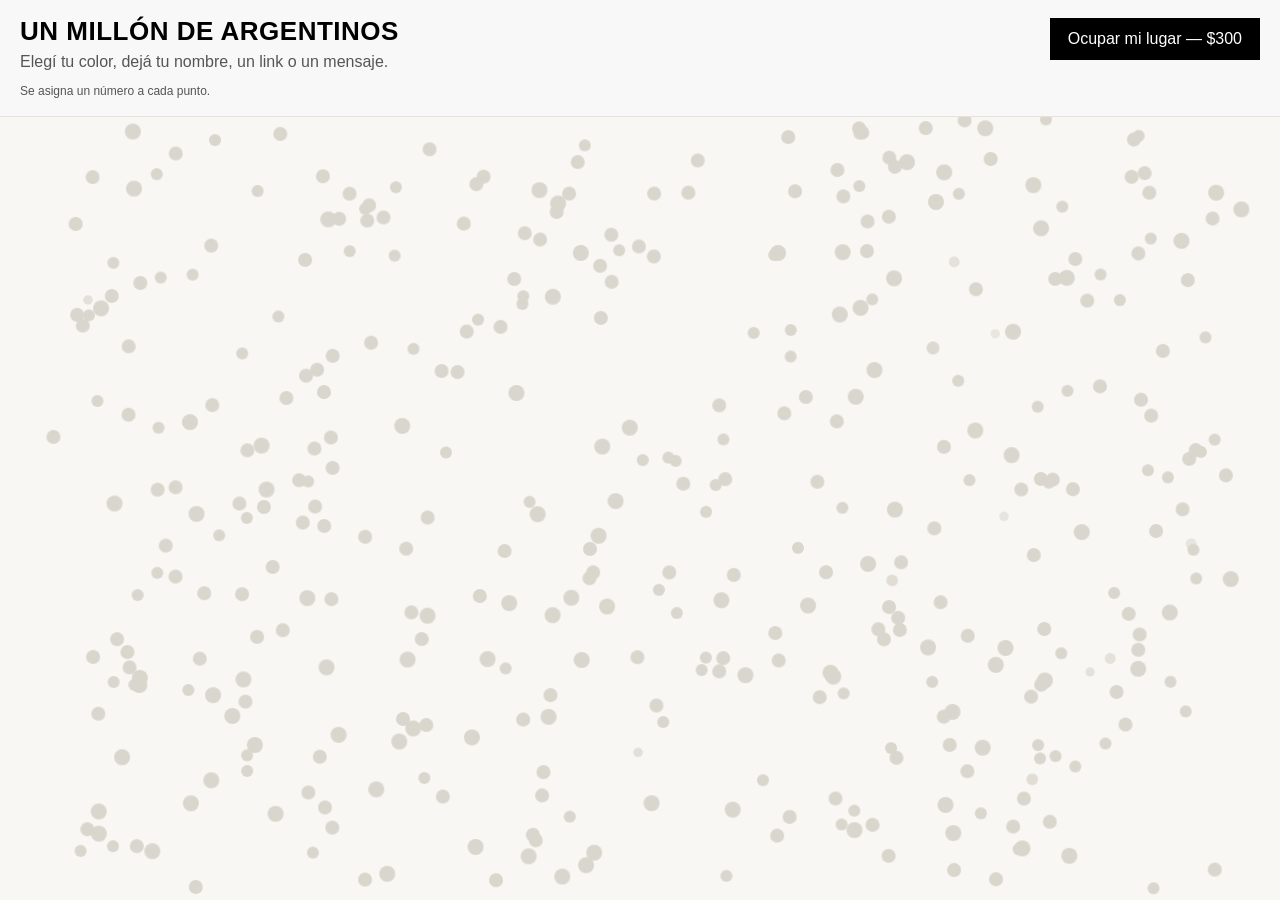
<file: index.html>
<!DOCTYPE html>
<html lang="es">
<head>
  <meta charset="UTF-8">
  <title>Un millón de argentinos</title>
  <link rel="stylesheet" href="styles.css">
</head>
<body>
  <header class="header">
    <div class="header-left">
      <h1 class="titulo">UN MILLÓN DE ARGENTINOS</h1>
      <p class="subtitulo">Elegí tu color, dejá tu nombre, un link o un mensaje.</p>
      <p class="microcopy">Se asigna un número a cada punto.</p>
    </div>

    <div class="header-right">
      <a href="https://mpago.la/2XpFPMW" target="_blank" class="boton">
        Ocupar mi lugar — $300
      </a>
    </div>
  </header>

<script src="script.js"></script>

</body>
</html>
</file>
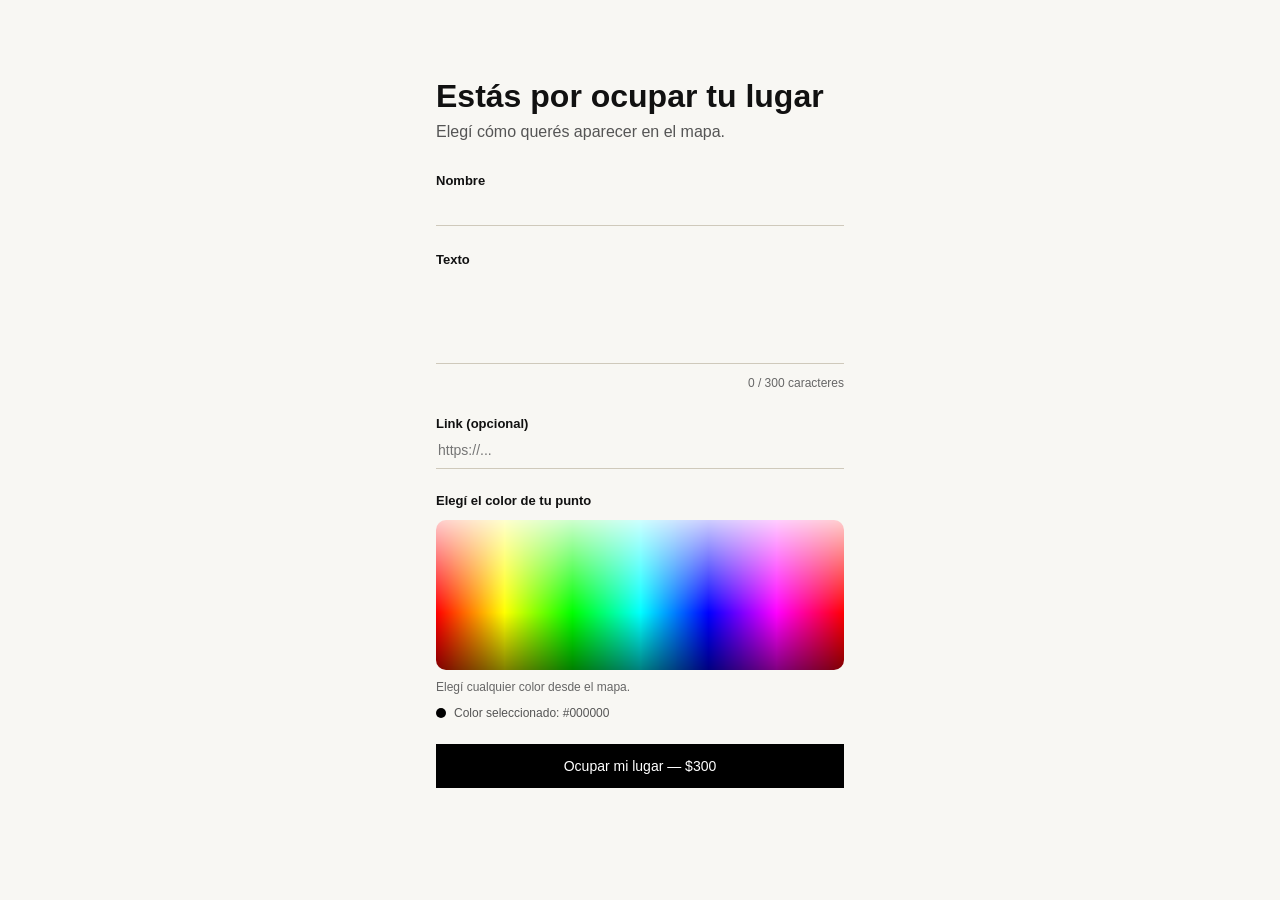
<file: form.html>
<!DOCTYPE html>
<html lang="es">
<head>
  <meta charset="UTF-8">
  <meta name="viewport" content="width=device-width, initial-scale=1.0">
  <title>Completar datos | Un millón de argentinos</title>
  <style>
    body {
      margin: 0;
      min-height: 100vh;
      display: grid;
      place-items: center;
      background: #f8f7f3;
      font-family: Arial, sans-serif;
      color: #111;
    }

    .card {
      width: min(92vw, 460px);
      background: transparent;
      border: 0;
      padding: 34px 26px;
      box-sizing: border-box;
    }

    h1 {
      margin: 0 0 8px;
      font-size: 32px;
      line-height: 1.05;
      font-weight: 700;
    }

    p {
      margin: 0 0 28px;
      color: #555;
      font-size: 16px;
      line-height: 1.4;
    }

    form {
      display: grid;
      gap: 24px;
    }

    label {
      font-size: 13px;
      font-weight: 600;
    }

    input,
    textarea {
      width: 100%;
      border: 0;
      border-bottom: 1px solid #cfc9bb;
      background: transparent;
      padding: 10px 2px;
      box-sizing: border-box;
      font-size: 14px;
      font-family: inherit;
    }

    input:focus,
    textarea:focus {
      outline: none;
      border-bottom-color: #000;
    }

    textarea {
      min-height: 96px;
      resize: none;
      overflow: hidden;
      line-height: 1.35;
    }

    .contador {
      margin-top: 8px;
      font-size: 12px;
      color: #666;
      text-align: right;
    }

    .color-wrap {
      display: grid;
      gap: 12px;
    }

    .paleta {
      display: grid;
      gap: 10px;
    }

    .mapa-color {
      width: 100%;
      height: 150px;
      border-radius: 10px;
      cursor: pointer;
      display: block;
    }

    .mapa-ayuda {
      font-size: 12px;
      color: #666;
    }

    .preview {
      display: flex;
      align-items: center;
      gap: 8px;
      font-size: 12px;
      color: #555;
    }

    .preview-dot {
      width: 10px;
      height: 10px;
      border-radius: 50%;
      background: #000;
    }

    button {
      border: 0;
      background: #000;
      color: #fff;
      padding: 14px;
      cursor: pointer;
      font-size: 14px;
      width: 100%;
      text-align: center;
    }

    .msg {
      margin-top: 14px;
      font-size: 13px;
      min-height: 18px;
    }

    .ok { color: #0b7f2c; }
    .error { color: #b40e0e; }
  </style>
</head>
<body>
  <main class="card">
    <h1>Estás por ocupar tu lugar</h1>
    <p>Elegí cómo querés aparecer en el mapa.</p>

    <form id="puntoForm" novalidate>
      <div>
        <label for="nombre">Nombre</label>
        <input id="nombre" name="nombre" type="text" maxlength="30" required>
      </div>

      <div>
        <label for="texto">Texto</label>
        <textarea id="texto" name="texto" maxlength="300" required></textarea>
        <div id="contadorTexto" class="contador">0 / 300 caracteres</div>
      </div>

      <div>
        <label for="link">Link (opcional)</label>
        <input id="link" name="link" type="text" placeholder="https://...">
      </div>

      <div class="color-wrap">
        <label>Elegí el color de tu punto</label>
        <div class="paleta">
          <canvas id="mapaColor" class="mapa-color" width="420" height="150" aria-label="Mapa de color"></canvas>
          <div class="mapa-ayuda">Elegí cualquier color desde el mapa.</div>
        </div>
        <div class="preview">
          <span id="previewDot" class="preview-dot"></span>
          <span id="previewText">Color seleccionado</span>
        </div>
      </div>

      <button type="submit">Ocupar mi lugar — $300</button>
    </form>

    <div id="msg" class="msg" aria-live="polite"></div>
  </main>

  <script>
    const SUPABASE_URL = "https://yrmzpdbszroiuhyicnwo.supabase.co/rest/v1/mensajes";
    const API_KEY = "eyJhbGciOiJIUzI1NiIsInR5cCI6IkpXVCJ9.eyJpc3MiOiJzdXBhYmFzZSIsInJlZiI6InlybXpwZGJzenJvaXVoeWljbndvIiwicm9sZSI6ImFub24iLCJpYXQiOjE3NzYyMTc4OTUsImV4cCI6MjA5MTc5Mzg5NX0.XC4iOw3VhVHYiUtLEXGYVbKBtWzslfHSZaaaCvB3D88";
    const AUTH_TOKEN = API_KEY;

    const form = document.getElementById("puntoForm");
    const textoInput = document.getElementById("texto");
    const contadorTexto = document.getElementById("contadorTexto");
    const mapaColor = document.getElementById("mapaColor");
    const ctxMapaColor = mapaColor.getContext("2d");
    const previewDot = document.getElementById("previewDot");
    const previewText = document.getElementById("previewText");
    const msg = document.getElementById("msg");
    let colorSeleccionado = "#000000";

    function limpiarHTML(value) {
      return String(value || "").replace(/[<>]/g, "").trim();
    }

    function setMsg(texto, tipo) {
      msg.textContent = texto;
      msg.className = "msg " + (tipo || "");
    }

    function ajustarAltoTextarea() {
      textoInput.style.height = "auto";
      textoInput.style.height = textoInput.scrollHeight + "px";
    }

    function actualizarContador() {
      contadorTexto.textContent = textoInput.value.length + " / 300 caracteres";
    }

    function actualizarPreview() {
      previewDot.style.background = colorSeleccionado;
      previewText.textContent = "Color seleccionado: " + colorSeleccionado;
    }

    function hslAHex(h, s, l) {
      l /= 100;
      const a = s * Math.min(l, 1 - l) / 100;
      const fn = (n) => {
        const k = (n + h / 30) % 12;
        const color = l - a * Math.max(Math.min(k - 3, 9 - k, 1), -1);
        return Math.round(255 * color).toString(16).padStart(2, "0");
      };
      return `#${fn(0)}${fn(8)}${fn(4)}`;
    }

    function dibujarMapaColor() {
      const width = mapaColor.width;
      const height = mapaColor.height;
      const image = ctxMapaColor.createImageData(width, height);

      for (let y = 0; y < height; y++) {
        for (let x = 0; x < width; x++) {
          const h = (x / width) * 360;
          const s = 100;
          const l = 90 - (y / height) * 65;
          const hex = hslAHex(h, s, l);
          const r = parseInt(hex.slice(1, 3), 16);
          const g = parseInt(hex.slice(3, 5), 16);
          const b = parseInt(hex.slice(5, 7), 16);
          const idx = (y * width + x) * 4;
          image.data[idx] = r;
          image.data[idx + 1] = g;
          image.data[idx + 2] = b;
          image.data[idx + 3] = 255;
        }
      }

      ctxMapaColor.putImageData(image, 0, 0);
    }

    function seleccionarColorDesdeMapa(event) {
      const rect = mapaColor.getBoundingClientRect();
      const scaleX = mapaColor.width / rect.width;
      const scaleY = mapaColor.height / rect.height;
      const x = Math.max(0, Math.min(mapaColor.width - 1, Math.floor((event.clientX - rect.left) * scaleX)));
      const y = Math.max(0, Math.min(mapaColor.height - 1, Math.floor((event.clientY - rect.top) * scaleY)));
      const pixel = ctxMapaColor.getImageData(x, y, 1, 1).data;
      colorSeleccionado = "#" + [pixel[0], pixel[1], pixel[2]].map((v) => v.toString(16).padStart(2, "0")).join("");
      actualizarPreview();
    }

    textoInput.addEventListener("input", () => {
      ajustarAltoTextarea();
      actualizarContador();
    });

    dibujarMapaColor();
    let pintandoColor = false;
    mapaColor.addEventListener("pointerdown", (event) => {
      pintandoColor = true;
      seleccionarColorDesdeMapa(event);
    });
    mapaColor.addEventListener("pointermove", (event) => {
      if (!pintandoColor) return;
      seleccionarColorDesdeMapa(event);
    });
    window.addEventListener("pointerup", () => { pintandoColor = false; });
    ajustarAltoTextarea();
    actualizarContador();
    actualizarPreview();

    form.addEventListener("submit", async (event) => {
      event.preventDefault();
      setMsg("", "");

      const nombre = limpiarHTML(form.nombre.value);
      const texto = limpiarHTML(form.texto.value);
      const link = limpiarHTML(form.link.value);
      const color = colorSeleccionado;

      if (!nombre || nombre.length > 30) {
        setMsg("El nombre es obligatorio y debe tener hasta 30 caracteres.", "error");
        return;
      }

      if (!texto || texto.length > 300) {
        setMsg("El texto es obligatorio y debe tener hasta 300 caracteres.", "error");
        return;
      }

      if (link && !link.startsWith("https://")) {
        setMsg("El link debe empezar con https://", "error");
        return;
      }

      const body = { nombre, texto, link, color };

      try {
        const res = await fetch(SUPABASE_URL, {
          method: "POST",
          headers: {
            "Content-Type": "application/json",
            "apikey": API_KEY,
            "Authorization": "Bearer " + AUTH_TOKEN
          },
          body: JSON.stringify(body)
        });

        if (!res.ok) {
          const detalle = await res.text();
          throw new Error("Error " + res.status + " " + detalle);
        }

        setMsg("Listo, ya ocupaste tu lugar", "ok");
        form.reset();
        colorSeleccionado = "#000000";
        ajustarAltoTextarea();
        actualizarContador();
        actualizarPreview();

        // Opcional:
        // setTimeout(() => { window.location.href = "index.html"; }, 1500);
      } catch (error) {
        console.error("Error guardando en Supabase:", error.message);
        setMsg("No se pudo guardar. Probá de nuevo.", "error");
      }
    });
  </script>
</body>
</html>
</file>
<file: styles.css>
body {
  margin: 0;
  padding-top: 0px;
  overflow: hidden;
  font-family: Arial, sans-serif;
  background:
    radial-gradient(1200px 600px at 50% 30%, rgba(0,0,0,0.03), transparent 70%),
    radial-gradient(800px 400px at 20% 80%, rgba(0,0,0,0.02), transparent 70%),
    #f8f7f3;
  caret-color: transparent;
}

.header {
  position: fixed;
  top: 0;
  left: 0;
  right: 0;
  z-index: 20;
  display: flex;
  justify-content: space-between;
  align-items: flex-start;
  gap: 20px;
  padding: 18px 20px;
  box-sizing: border-box;
  background: #f8f8f8;
  border-bottom: 1px solid #e7e2d8;
}

.header-left {
  max-width: 560px;
}

.header-right {
  display: grid;
  justify-items: end;
  gap: 10px;
}

/* texto */
.titulo {
  margin: 0 0 8px;
  font-size: 26px;
  line-height: 1;
  letter-spacing: 0.5px;
}

.subtitulo {
  margin: 0 0 11px;
  font-size: 16px;
  color: #555;
  line-height: 1.3;
}

.intro {
  margin: 0;
  font-size: 14px;
  line-height: 1.3;
}

.microcopy {
  margin: 9px 0 0;
  font-size: 12px;
  color: #555;
}

.boton {
  background: black;
  color: white;
  padding: 12px 18px;
  text-decoration: none;
  transition: transform 0.2s ease, opacity 0.2s ease;
}

.boton:hover {
  opacity: 0.9;
  transform: scale(1.03);
}

.test-link {
  color: #222;
  font-size: 12px;
}

/* puntos */

.punto {
  position: absolute;
  z-index: 1;
  width: 14px;
  height: 14px;
  display: flex;
  align-items: center;
  justify-content: center;
  border-radius: 50%;
  transition: box-shadow 0.25s ease, filter 0.25s ease;
  user-select: none;
  color: #000;
  font-size: 8px;
  font-weight: 700;
  line-height: 1;
  will-change: transform, opacity;
}

/* Variación visual ligera para que no todos se vean iguales */
.punto:nth-of-type(3n) {
  width: 12px;
  height: 12px;
}

.punto:nth-of-type(4n) {
  width: 16px;
  height: 16px;
}

.punto:nth-of-type(5n) {
  opacity: 0.62;
}


/* vacíos */
.punto.vacio {
  background: #d9d6cd;
  opacity: 0.75;
  box-shadow: none;
  animation: none;
}

/* ocupados */
.punto.ocupado {
  opacity: 1;
  cursor: pointer;
  box-shadow: 0 0 0 2px rgba(255, 255, 255, 0.28), 0 0 9px currentColor;
  animation: brillo-ocupado 2.4s ease-in-out infinite;
}

.punto.ocupado:hover {
  filter: brightness(1.15);
  box-shadow: 0 0 0 2px rgba(255, 255, 255, 0.45), 0 0 14px currentColor;
}

/* popup */
.popup {
  position: absolute;
  z-index: 12;
  background: black;
  color: white;
  padding: 6px;
  font-size: 12px;
  max-width: 180px;
  user-select: none;
}

.popup a {
  user-select: text;
}

@keyframes brillo-ocupado {
  0%, 100% {
    filter: brightness(1);
    box-shadow: 0 0 0 2px rgba(255, 255, 255, 0.22), 0 0 8px currentColor;
  }
  50% {
    filter: brightness(1.2);
    box-shadow: 0 0 0 2px rgba(255, 255, 255, 0.36), 0 0 12px currentColor;
  }
}
</file>
